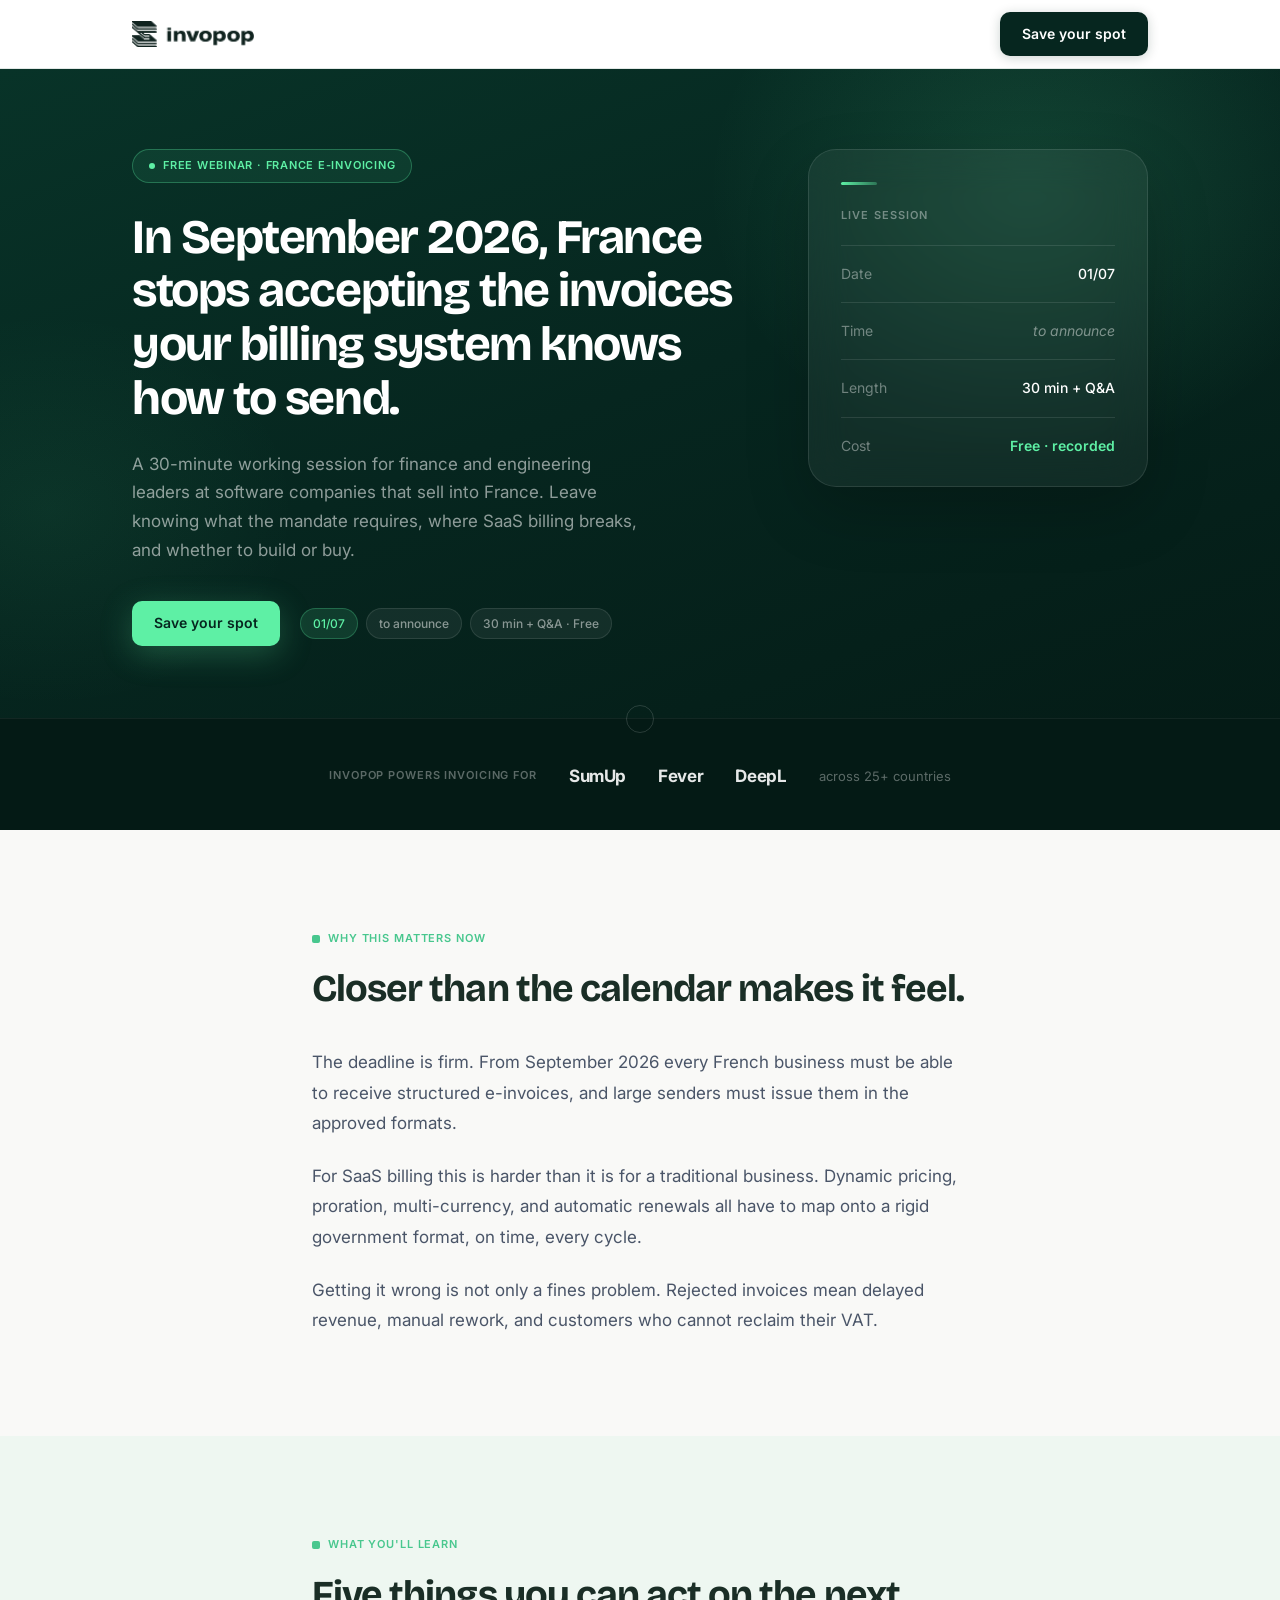
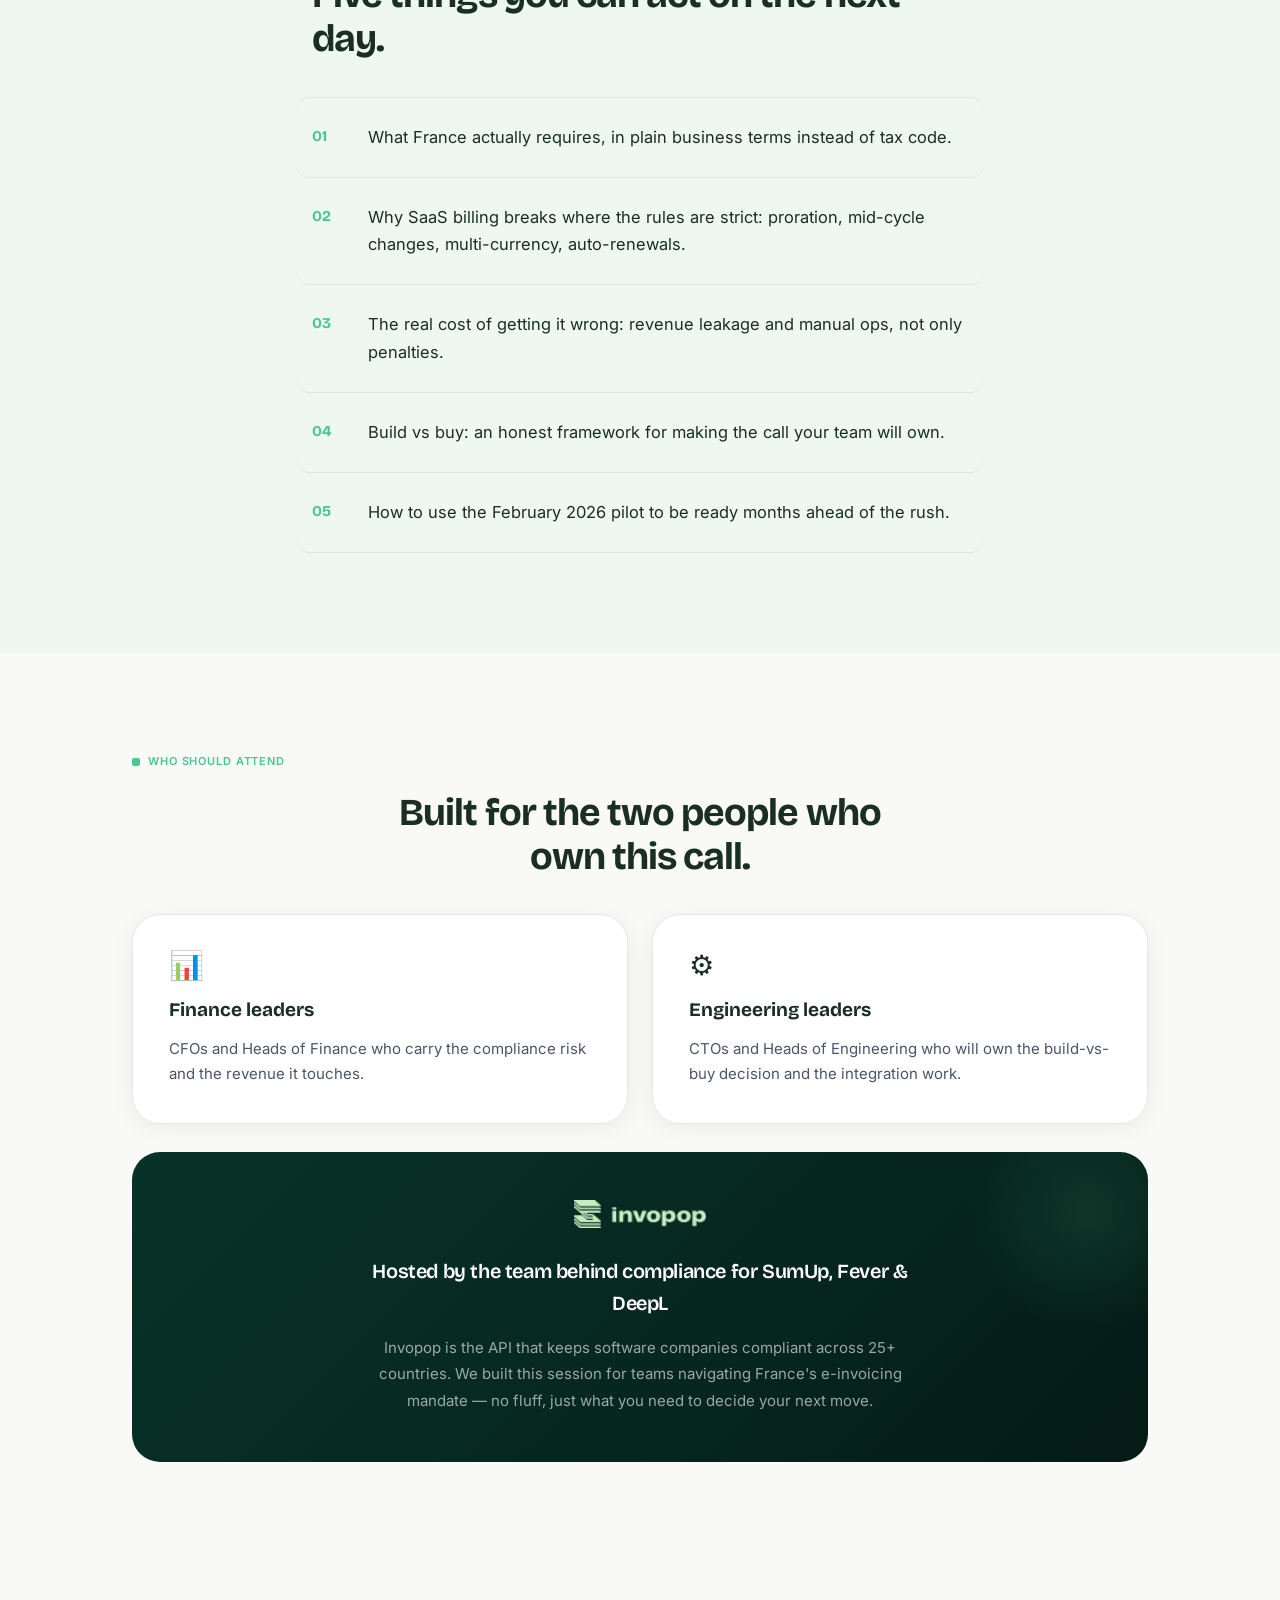
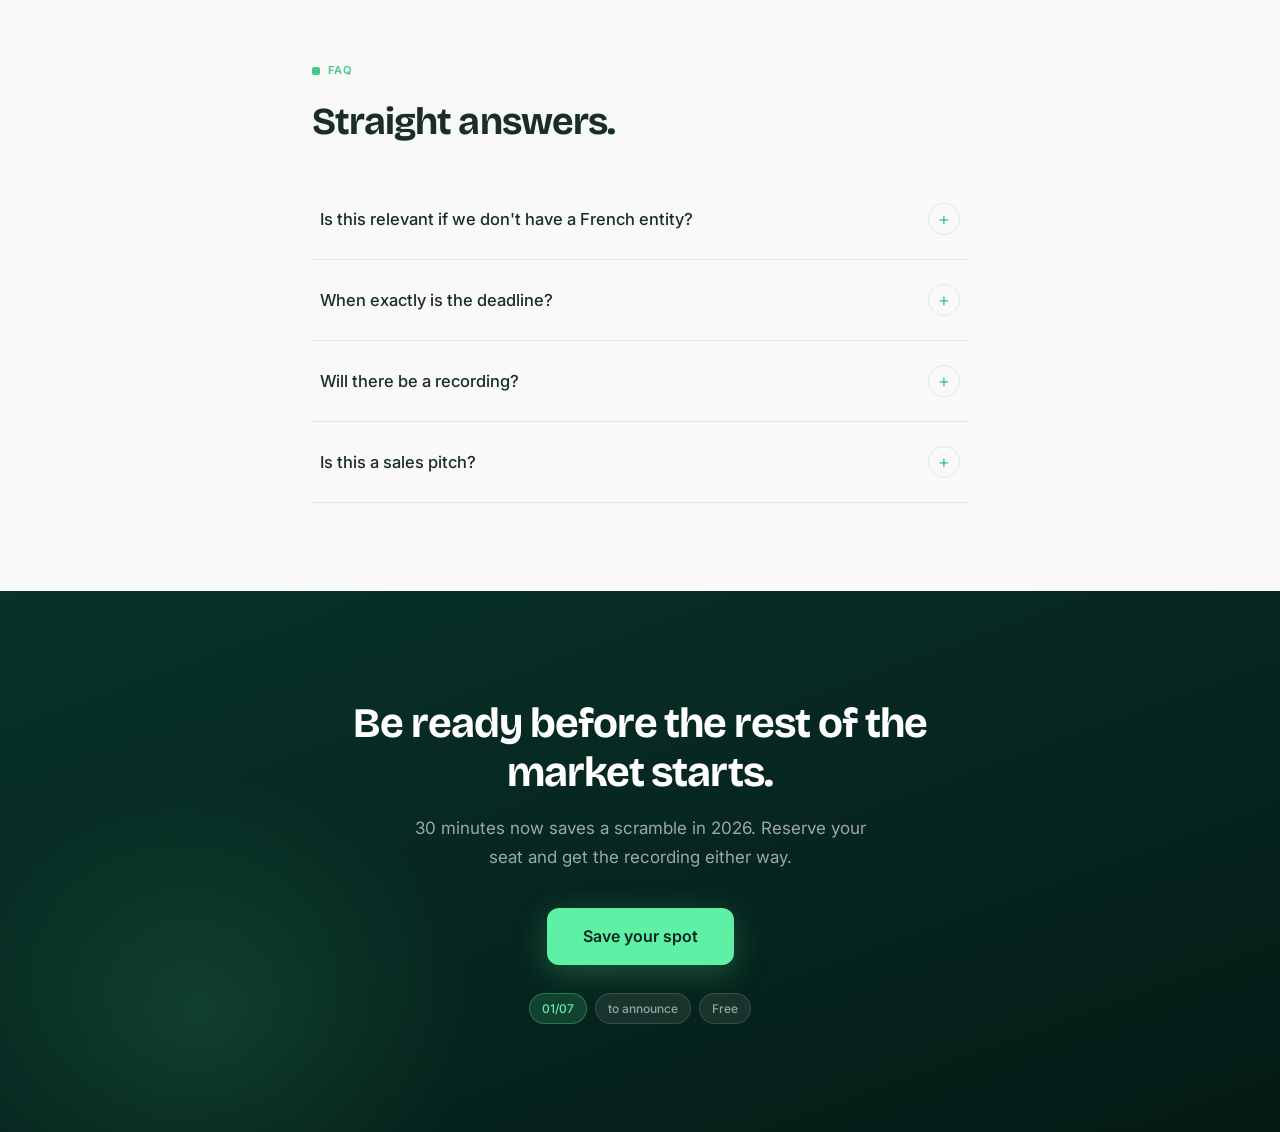
<file: index.html>
<!DOCTYPE html>
<html lang="en">
<head>
  <meta charset="UTF-8">
  <meta name="viewport" content="width=device-width, initial-scale=1.0">
  <meta name="description" content="Free webinar: France e-invoicing mandate for SaaS billing teams. September 2026 deadline.">
  <title>Invopop — France E-Invoicing Webinar</title>
  <link rel="preconnect" href="https://fonts.googleapis.com">
  <link rel="preconnect" href="https://fonts.gstatic.com" crossorigin>
  <link href="https://fonts.googleapis.com/css2?family=Bricolage+Grotesque:opsz,wght@12..96,400;12..96,600;12..96,700;12..96,800&family=Inter:wght@400;500;600&display=swap" rel="stylesheet">
  <style>
*, *::before, *::after {
  box-sizing: border-box;
  margin: 0;
  padding: 0;
}

:root {
  --green-dark: #06261f;
  --green-darker: #041a15;
  --green-text: #1a2e26;
  --green-mint: #5ef0a5;
  --green-mint-dark: #3dd68c;
  --green-label: #48c78e;
  --bg-light: #f9f9f7;
  --bg-mint: #eef7f1;
  --text-body: #4a5568;
  --text-muted: rgba(255, 255, 255, 0.55);
  --border-light: #e2e8e6;
  --border-card: rgba(255, 255, 255, 0.1);
  --radius: 14px;
  --radius-lg: 28px;
  --font-display: 'Bricolage Grotesque', system-ui, sans-serif;
  --font-body: 'Inter', system-ui, sans-serif;
  --shadow-soft: 0 4px 24px rgba(6, 38, 31, 0.06);
  --shadow-card: 0 8px 40px rgba(6, 38, 31, 0.08);
  --shadow-glow: 0 8px 32px rgba(94, 240, 165, 0.25);
}

html {
  scroll-behavior: smooth;
}

body {
  font-family: var(--font-body);
  color: var(--green-text);
  background: var(--bg-light);
  line-height: 1.6;
  -webkit-font-smoothing: antialiased;
}

.container {
  max-width: 1080px;
  margin: 0 auto;
  padding: 0 32px;
}

.narrow {
  max-width: 720px;
}

a {
  color: inherit;
  text-decoration: none;
}

/* Reveal animation */
.reveal {
  opacity: 0;
  transform: translateY(24px);
  transition: opacity 0.7s ease, transform 0.7s ease;
}

.reveal.visible {
  opacity: 1;
  transform: translateY(0);
}

/* Header */
.header {
  position: sticky;
  top: 0;
  z-index: 100;
  background: rgba(255, 255, 255, 0.92);
  backdrop-filter: blur(16px);
  border-bottom: 1px solid var(--border-light);
}

.nav {
  display: flex;
  align-items: center;
  justify-content: space-between;
  height: 68px;
}

.logo {
  display: flex;
  align-items: center;
  flex-shrink: 0;
  transition: opacity 0.2s;
}

.logo:hover {
  opacity: 0.8;
}

.logo-img {
  display: block;
  height: 26px;
  width: auto;
}

.header .logo-img {
  filter: brightness(0) saturate(100%) invert(11%) sepia(14%) saturate(1400%) hue-rotate(118deg) brightness(92%) contrast(96%);
}

/* Buttons */
.btn {
  display: inline-flex;
  align-items: center;
  justify-content: center;
  padding: 11px 22px;
  font-size: 0.875rem;
  font-weight: 600;
  border-radius: 10px;
  border: none;
  cursor: pointer;
  transition: transform 0.2s, box-shadow 0.2s, background 0.2s, opacity 0.2s;
  font-family: inherit;
}

.btn:active {
  transform: scale(0.97);
}

.btn-header {
  background: var(--green-dark);
  color: #fff;
  box-shadow: 0 2px 12px rgba(6, 38, 31, 0.2);
}

.btn-header:hover {
  background: #083328;
  box-shadow: 0 4px 20px rgba(6, 38, 31, 0.28);
  transform: translateY(-1px);
}

.btn-primary {
  background: var(--green-mint);
  color: var(--green-dark);
  box-shadow: var(--shadow-glow);
}

.btn-primary:hover {
  background: var(--green-mint-dark);
  box-shadow: 0 12px 40px rgba(94, 240, 165, 0.35);
  transform: translateY(-2px);
}

.btn-lg {
  padding: 16px 36px;
  font-size: 1rem;
  border-radius: 12px;
}

/* Meta pills */
.meta-pill {
  display: inline-flex;
  padding: 5px 12px;
  background: rgba(94, 240, 165, 0.12);
  border: 1px solid rgba(94, 240, 165, 0.25);
  border-radius: 100px;
  font-size: 0.75rem;
  font-weight: 500;
  color: var(--green-mint);
}

.meta-pill-muted {
  background: rgba(255, 255, 255, 0.06);
  border-color: rgba(255, 255, 255, 0.1);
  color: rgba(255, 255, 255, 0.5);
}

.meta-pill-light {
  background: rgba(94, 240, 165, 0.15);
  border-color: rgba(94, 240, 165, 0.3);
  color: var(--green-mint);
}

.meta-pill-light-muted {
  background: rgba(255, 255, 255, 0.08);
  border-color: rgba(255, 255, 255, 0.12);
  color: rgba(255, 255, 255, 0.55);
}

/* Hero */
.hero {
  position: relative;
  background: linear-gradient(160deg, #083328 0%, var(--green-dark) 45%, #041a15 100%);
  color: #fff;
  overflow: hidden;
}

.hero-glow {
  position: absolute;
  pointer-events: none;
  border-radius: 50%;
}

.hero-glow-1 {
  top: -180px;
  right: -100px;
  width: 700px;
  height: 600px;
  background: radial-gradient(ellipse, rgba(94, 240, 165, 0.14) 0%, transparent 65%);
}

.hero-glow-2 {
  bottom: 120px;
  left: -200px;
  width: 500px;
  height: 400px;
  background: radial-gradient(ellipse, rgba(94, 240, 165, 0.06) 0%, transparent 70%);
}

.hero-grid {
  display: grid;
  grid-template-columns: 1fr 340px;
  gap: 56px;
  align-items: start;
  padding: 80px 32px 72px;
  max-width: 1080px;
  margin: 0 auto;
  position: relative;
}

.tag {
  display: inline-flex;
  align-items: center;
  gap: 8px;
  padding: 7px 16px;
  background: rgba(94, 240, 165, 0.08);
  border: 1px solid rgba(94, 240, 165, 0.3);
  border-radius: 100px;
  font-size: 0.6875rem;
  font-weight: 600;
  letter-spacing: 0.07em;
  color: var(--green-mint);
  margin-bottom: 28px;
  animation: fadeUp 0.6s ease both;
}

.tag-dot {
  width: 6px;
  height: 6px;
  background: var(--green-mint);
  border-radius: 50%;
  animation: pulse 2s ease infinite;
}

@keyframes pulse {
  0%, 100% { opacity: 1; }
  50% { opacity: 0.4; }
}

@keyframes fadeUp {
  from { opacity: 0; transform: translateY(16px); }
  to { opacity: 1; transform: translateY(0); }
}

.hero h1 {
  font-family: var(--font-display);
  font-size: clamp(2.125rem, 4.5vw, 3rem);
  font-weight: 700;
  line-height: 1.12;
  letter-spacing: -0.03em;
  margin-bottom: 24px;
  animation: fadeUp 0.6s 0.1s ease both;
}

.hero-desc {
  font-size: 1.0625rem;
  line-height: 1.7;
  color: var(--text-muted);
  max-width: 520px;
  margin-bottom: 36px;
  animation: fadeUp 0.6s 0.2s ease both;
}

.hero-cta {
  display: flex;
  align-items: center;
  gap: 20px;
  flex-wrap: wrap;
  animation: fadeUp 0.6s 0.3s ease both;
}

.hero-meta {
  display: flex;
  flex-wrap: wrap;
  gap: 8px;
}

/* Session card */
.session-card {
  background: rgba(255, 255, 255, 0.05);
  border: 1px solid var(--border-card);
  border-radius: var(--radius-lg);
  padding: 32px 32px 12px;
  backdrop-filter: blur(20px);
  box-shadow: 0 24px 64px rgba(0, 0, 0, 0.2);
  animation: fadeUp 0.7s 0.25s ease both;
  transition: transform 0.3s ease, box-shadow 0.3s ease;
}

.session-card:hover {
  transform: translateY(-4px);
  box-shadow: 0 32px 72px rgba(0, 0, 0, 0.25);
}

.session-accent {
  width: 36px;
  height: 3px;
  background: linear-gradient(90deg, var(--green-mint), rgba(94, 240, 165, 0.3));
  border-radius: 2px;
  margin-bottom: 22px;
}

.session-label {
  font-size: 0.6875rem;
  font-weight: 600;
  letter-spacing: 0.1em;
  color: rgba(255, 255, 255, 0.4);
  margin-bottom: 20px;
}

.session-details {
  list-style: none;
}

.session-row {
  display: flex;
  justify-content: space-between;
  align-items: center;
  padding: 17px 0;
  border-top: 1px solid var(--border-card);
  font-size: 0.875rem;
}

.session-row dt {
  color: rgba(255, 255, 255, 0.4);
  font-weight: 400;
}

.session-row dd {
  font-weight: 500;
  color: #fff;
}

.session-row dd.muted {
  color: rgba(255, 255, 255, 0.45);
  font-style: italic;
  font-weight: 400;
}

.session-row dd.highlight {
  color: var(--green-mint);
  font-weight: 600;
}

/* Trust bar */
.trust-bar {
  position: relative;
  background: var(--green-darker);
  padding: 44px 0 40px;
  border-top: 1px solid rgba(255, 255, 255, 0.06);
}

.scroll-hint {
  position: absolute;
  top: -14px;
  left: 50%;
  transform: translateX(-50%);
  width: 28px;
  height: 28px;
  border: 1px solid rgba(255, 255, 255, 0.15);
  border-radius: 100px;
}

.trust-content {
  display: flex;
  align-items: center;
  justify-content: center;
  gap: 32px;
  flex-wrap: wrap;
}

.trust-label {
  font-size: 0.6875rem;
  font-weight: 600;
  letter-spacing: 0.08em;
  color: rgba(255, 255, 255, 0.35);
}

.trust-logo {
  font-size: 1.0625rem;
  font-weight: 700;
  color: #fff;
  letter-spacing: -0.02em;
  opacity: 0.9;
  transition: opacity 0.2s;
}

.trust-logo:hover {
  opacity: 1;
}

.trust-note {
  font-size: 0.8125rem;
  color: rgba(255, 255, 255, 0.35);
}

/* Sections */
.section {
  padding: 100px 0;
}

.section-light {
  background: var(--bg-light);
}

.section-mint {
  background: var(--bg-mint);
}

.section-label {
  display: flex;
  align-items: center;
  gap: 8px;
  font-size: 0.6875rem;
  font-weight: 600;
  letter-spacing: 0.08em;
  color: var(--green-label);
  margin-bottom: 20px;
}

.label-icon {
  width: 8px;
  height: 8px;
  background: var(--green-label);
  border-radius: 2px;
  flex-shrink: 0;
}

.section h2 {
  font-family: var(--font-display);
  font-size: clamp(1.875rem, 3.5vw, 2.375rem);
  font-weight: 700;
  letter-spacing: -0.025em;
  line-height: 1.15;
  margin-bottom: 36px;
  color: var(--green-text);
}

.center-title {
  text-align: center;
  max-width: 560px;
  margin-left: auto;
  margin-right: auto;
}

.prose p {
  font-size: 1.0625rem;
  line-height: 1.8;
  color: var(--text-body);
  margin-bottom: 22px;
}

.prose p:last-child {
  margin-bottom: 0;
}

/* Learn list */
.learn-list {
  list-style: none;
  margin-top: 8px;
}

.learn-list li {
  display: flex;
  gap: 28px;
  align-items: flex-start;
  padding: 26px 16px;
  margin: 0 -16px;
  border-bottom: 1px solid rgba(26, 46, 38, 0.08);
  border-radius: var(--radius);
  transition: background 0.2s, transform 0.2s;
}

.learn-list li:first-child {
  border-top: 1px solid rgba(26, 46, 38, 0.08);
}

.learn-list li:hover {
  background: rgba(255, 255, 255, 0.6);
  transform: translateX(4px);
}

.learn-num {
  font-family: var(--font-display);
  font-size: 0.9375rem;
  font-weight: 700;
  color: var(--green-label);
  flex-shrink: 0;
  min-width: 28px;
}

.learn-text {
  font-size: 1.03125rem;
  line-height: 1.65;
  color: var(--green-text);
}

/* Audience */
.audience-grid {
  display: grid;
  grid-template-columns: 1fr 1fr;
  gap: 24px;
  margin-bottom: 28px;
}

.audience-card {
  background: #fff;
  border: 1px solid var(--border-light);
  border-radius: var(--radius-lg);
  padding: 36px;
  box-shadow: var(--shadow-soft);
  transition: transform 0.25s ease, box-shadow 0.25s ease, border-color 0.25s;
}

.audience-card:hover {
  transform: translateY(-4px);
  box-shadow: var(--shadow-card);
  border-color: rgba(72, 199, 142, 0.3);
}

.audience-icon {
  font-size: 1.75rem;
  margin-bottom: 16px;
  line-height: 1;
}

.audience-card h3 {
  font-family: var(--font-display);
  font-size: 1.1875rem;
  font-weight: 700;
  margin-bottom: 10px;
  color: var(--green-text);
}

.audience-card p {
  font-size: 0.9375rem;
  line-height: 1.7;
  color: var(--text-body);
}

/* Host card */
.host-card {
  background: linear-gradient(135deg, #083328 0%, var(--green-dark) 60%, #041a15 100%);
  border-radius: var(--radius-lg);
  padding: 48px;
  color: #fff;
  position: relative;
  overflow: hidden;
}

.host-card::before {
  content: '';
  position: absolute;
  top: -60px;
  right: -60px;
  width: 240px;
  height: 240px;
  background: radial-gradient(circle, rgba(94, 240, 165, 0.1) 0%, transparent 70%);
  pointer-events: none;
}

.host-inner {
  position: relative;
  max-width: 560px;
  margin: 0 auto;
  text-align: center;
}

.host-logo {
  height: 28px;
  width: auto;
  margin-bottom: 20px;
  opacity: 0.95;
}

.host-tagline {
  font-family: var(--font-display);
  font-size: 1.25rem;
  font-weight: 600;
  letter-spacing: -0.02em;
  margin-bottom: 16px;
  color: #fff;
}

.host-bio {
  font-size: 0.9375rem;
  line-height: 1.75;
  color: rgba(255, 255, 255, 0.6);
}

/* FAQ */
.faq-section {
  padding-bottom: 88px;
}

.faq-list {
  margin-top: 8px;
}

.faq-item {
  border-bottom: 1px solid var(--border-light);
  transition: background 0.2s;
}

.faq-item summary {
  display: flex;
  justify-content: space-between;
  align-items: center;
  gap: 16px;
  padding: 24px 8px;
  font-size: 1.03125rem;
  font-weight: 500;
  color: var(--green-text);
  cursor: pointer;
  list-style: none;
  border-radius: var(--radius);
  transition: color 0.2s;
}

.faq-item summary:hover {
  color: var(--green-label);
}

.faq-item summary::-webkit-details-marker {
  display: none;
}

.faq-item summary::after {
  content: '+';
  display: flex;
  align-items: center;
  justify-content: center;
  width: 32px;
  height: 32px;
  border: 1px solid var(--border-light);
  border-radius: 50%;
  font-size: 1.125rem;
  font-weight: 400;
  color: var(--green-label);
  flex-shrink: 0;
  transition: transform 0.25s ease, background 0.25s, border-color 0.25s;
}

.faq-item[open] summary::after {
  transform: rotate(45deg);
  background: rgba(72, 199, 142, 0.1);
  border-color: rgba(72, 199, 142, 0.3);
}

.faq-item p {
  padding: 0 8px 24px;
  font-size: 0.9375rem;
  line-height: 1.75;
  color: var(--text-body);
  animation: fadeUp 0.3s ease;
}

/* CTA */
.cta {
  position: relative;
  background: linear-gradient(160deg, #083328 0%, var(--green-dark) 50%, #041a15 100%);
  color: #fff;
  padding: 108px 0;
  overflow: hidden;
  text-align: center;
}

.cta-glow {
  position: absolute;
  bottom: -120px;
  left: -80px;
  width: 560px;
  height: 480px;
  background: radial-gradient(ellipse, rgba(94, 240, 165, 0.12) 0%, transparent 70%);
  pointer-events: none;
}

.cta-content {
  position: relative;
}

.cta h2 {
  font-family: var(--font-display);
  font-size: clamp(1.875rem, 4vw, 2.625rem);
  font-weight: 700;
  letter-spacing: -0.025em;
  line-height: 1.15;
  margin-bottom: 18px;
  color: #fff;
  max-width: 640px;
  margin-left: auto;
  margin-right: auto;
}

.cta-content > p {
  font-size: 1.0625rem;
  color: rgba(255, 255, 255, 0.6);
  max-width: 480px;
  margin: 0 auto 36px;
  line-height: 1.7;
}

.cta-meta {
  display: flex;
  justify-content: center;
  flex-wrap: wrap;
  gap: 8px;
  margin-top: 28px;
}

/* Responsive */
@media (max-width: 900px) {
  .hero-grid {
    grid-template-columns: 1fr;
    padding-top: 56px;
    gap: 40px;
  }

  .session-card {
    max-width: 420px;
  }
}

@media (max-width: 640px) {
  .container {
    padding: 0 20px;
  }

  .hero-grid {
    padding: 48px 20px 56px;
  }

  .section {
    padding: 72px 0;
  }

  .audience-grid {
    grid-template-columns: 1fr;
  }

  .trust-content {
    gap: 16px;
  }

  .hero-cta {
    flex-direction: column;
    align-items: flex-start;
  }

  .host-card {
    padding: 36px 28px;
  }

  .host-tagline {
    font-size: 1.0625rem;
  }
}

</style>
</head>
<body>
  <header class="header">
    <nav class="nav container">
      <a href="#" class="logo">
        <img src="[data-uri]" alt="Invopop" class="logo-img" width="113" height="24">
      </a>
      <a href="#cta" class="btn btn-header">Save your spot</a>
    </nav>
  </header>

  <section class="hero">
    <div class="hero-glow hero-glow-1"></div>
    <div class="hero-glow hero-glow-2"></div>
    <div class="container hero-grid">
      <div class="hero-content">
        <div class="tag">
          <span class="tag-dot"></span>
          FREE WEBINAR · FRANCE E-INVOICING
        </div>
        <h1>In September 2026, France stops accepting the invoices your billing system knows how to send.</h1>
        <p class="hero-desc">
          A 30-minute working session for finance and engineering leaders at software companies that sell into France. Leave knowing what the mandate requires, where SaaS billing breaks, and whether to build or buy.
        </p>
        <div class="hero-cta">
          <a href="#cta" class="btn btn-primary">Save your spot</a>
          <div class="hero-meta">
            <span class="meta-pill">01/07</span>
            <span class="meta-pill meta-pill-muted">to announce</span>
            <span class="meta-pill meta-pill-muted">30 min + Q&amp;A · Free</span>
          </div>
        </div>
      </div>

      <aside class="session-card">
        <div class="session-accent"></div>
        <p class="session-label">LIVE SESSION</p>
        <dl class="session-details">
          <div class="session-row">
            <dt>Date</dt>
            <dd>01/07</dd>
          </div>
          <div class="session-row">
            <dt>Time</dt>
            <dd class="muted">to announce</dd>
          </div>
          <div class="session-row">
            <dt>Length</dt>
            <dd>30 min + Q&amp;A</dd>
          </div>
          <div class="session-row">
            <dt>Cost</dt>
            <dd class="highlight">Free · recorded</dd>
          </div>
        </dl>
      </aside>
    </div>

    <div class="trust-bar">
      <div class="scroll-hint"></div>
      <div class="container trust-content">
        <span class="trust-label">INVOPOP POWERS INVOICING FOR</span>
        <span class="trust-logo">SumUp</span>
        <span class="trust-logo">Fever</span>
        <span class="trust-logo">DeepL</span>
        <span class="trust-note">across 25+ countries</span>
      </div>
    </div>
  </section>

  <section class="section section-light">
    <div class="container narrow reveal">
      <div class="section-label">
        <span class="label-icon"></span>
        WHY THIS MATTERS NOW
      </div>
      <h2>Closer than the calendar makes it feel.</h2>
      <div class="prose">
        <p>The deadline is firm. From September 2026 every French business must be able to receive structured e-invoices, and large senders must issue them in the approved formats.</p>
        <p>For SaaS billing this is harder than it is for a traditional business. Dynamic pricing, proration, multi-currency, and automatic renewals all have to map onto a rigid government format, on time, every cycle.</p>
        <p>Getting it wrong is not only a fines problem. Rejected invoices mean delayed revenue, manual rework, and customers who cannot reclaim their VAT.</p>
      </div>
    </div>
  </section>

  <section class="section section-mint">
    <div class="container narrow reveal">
      <div class="section-label">
        <span class="label-icon"></span>
        WHAT YOU'LL LEARN
      </div>
      <h2>Five things you can act on the next day.</h2>
      <ol class="learn-list">
        <li>
          <span class="learn-num">01</span>
          <span class="learn-text">What France actually requires, in plain business terms instead of tax code.</span>
        </li>
        <li>
          <span class="learn-num">02</span>
          <span class="learn-text">Why SaaS billing breaks where the rules are strict: proration, mid-cycle changes, multi-currency, auto-renewals.</span>
        </li>
        <li>
          <span class="learn-num">03</span>
          <span class="learn-text">The real cost of getting it wrong: revenue leakage and manual ops, not only penalties.</span>
        </li>
        <li>
          <span class="learn-num">04</span>
          <span class="learn-text">Build vs buy: an honest framework for making the call your team will own.</span>
        </li>
        <li>
          <span class="learn-num">05</span>
          <span class="learn-text">How to use the February 2026 pilot to be ready months ahead of the rush.</span>
        </li>
      </ol>
    </div>
  </section>

  <section class="section section-light">
    <div class="container reveal">
      <div class="section-label">
        <span class="label-icon"></span>
        WHO SHOULD ATTEND
      </div>
      <h2 class="center-title">Built for the two people who own this call.</h2>
      <div class="audience-grid">
        <article class="audience-card">
          <div class="audience-icon">📊</div>
          <h3>Finance leaders</h3>
          <p>CFOs and Heads of Finance who carry the compliance risk and the revenue it touches.</p>
        </article>
        <article class="audience-card">
          <div class="audience-icon">⚙️</div>
          <h3>Engineering leaders</h3>
          <p>CTOs and Heads of Engineering who will own the build-vs-buy decision and the integration work.</p>
        </article>
      </div>

      <div class="host-card">
        <div class="host-inner">
          <img src="[data-uri]" alt="" class="host-logo" width="113" height="24" aria-hidden="true">
          <p class="host-tagline">Hosted by the team behind compliance for SumUp, Fever &amp; DeepL</p>
          <p class="host-bio">Invopop is the API that keeps software companies compliant across 25+ countries. We built this session for teams navigating France's e-invoicing mandate — no fluff, just what you need to decide your next move.</p>
        </div>
      </div>
    </div>
  </section>

  <section class="section section-light faq-section">
    <div class="container narrow reveal">
      <div class="section-label">
        <span class="label-icon"></span>
        FAQ
      </div>
      <h2>Straight answers.</h2>
      <div class="faq-list">
        <details class="faq-item">
          <summary>Is this relevant if we don't have a French entity?</summary>
          <p>If you sell to French customers, the mandate affects how you invoice them regardless of where your entity is registered. We'll cover the specific triggers during the session.</p>
        </details>
        <details class="faq-item">
          <summary>When exactly is the deadline?</summary>
          <p>September 2026 is the firm date for receiving structured e-invoices. Large senders must issue in approved formats from the same date. The February 2026 pilot is your window to prepare.</p>
        </details>
        <details class="faq-item">
          <summary>Will there be a recording?</summary>
          <p>Yes. Everyone who registers gets the recording, even if you can't attend live.</p>
        </details>
        <details class="faq-item">
          <summary>Is this a sales pitch?</summary>
          <p>No. This is a working session with actionable frameworks. We'll mention Invopop only where it's relevant to the build-vs-buy decision.</p>
        </details>
      </div>
    </div>
  </section>

  <section class="cta" id="cta">
    <div class="cta-glow"></div>
    <div class="container cta-content reveal">
      <h2>Be ready before the rest of the market starts.</h2>
      <p>30 minutes now saves a scramble in 2026. Reserve your seat and get the recording either way.</p>
      <a href="#" class="btn btn-primary btn-lg">Save your spot</a>
      <div class="cta-meta">
        <span class="meta-pill meta-pill-light">01/07</span>
        <span class="meta-pill meta-pill-light-muted">to announce</span>
        <span class="meta-pill meta-pill-light-muted">Free</span>
      </div>
    </div>
  </section>

  <script>
document.querySelectorAll('.btn-primary, .btn-header').forEach(btn => {
  btn.addEventListener('click', (e) => {
    if (btn.getAttribute('href') === '#') {
      e.preventDefault();
      alert('Registration form coming soon.');
    }
  });
});

const reveals = document.querySelectorAll('.reveal');
const observer = new IntersectionObserver(
  (entries) => {
    entries.forEach((entry) => {
      if (entry.isIntersecting) {
        entry.target.classList.add('visible');
        observer.unobserve(entry.target);
      }
    });
  },
  { threshold: 0.12, rootMargin: '0px 0px -40px 0px' }
);

reveals.forEach((el) => observer.observe(el));

</script>
</body>
</html>
</file>
